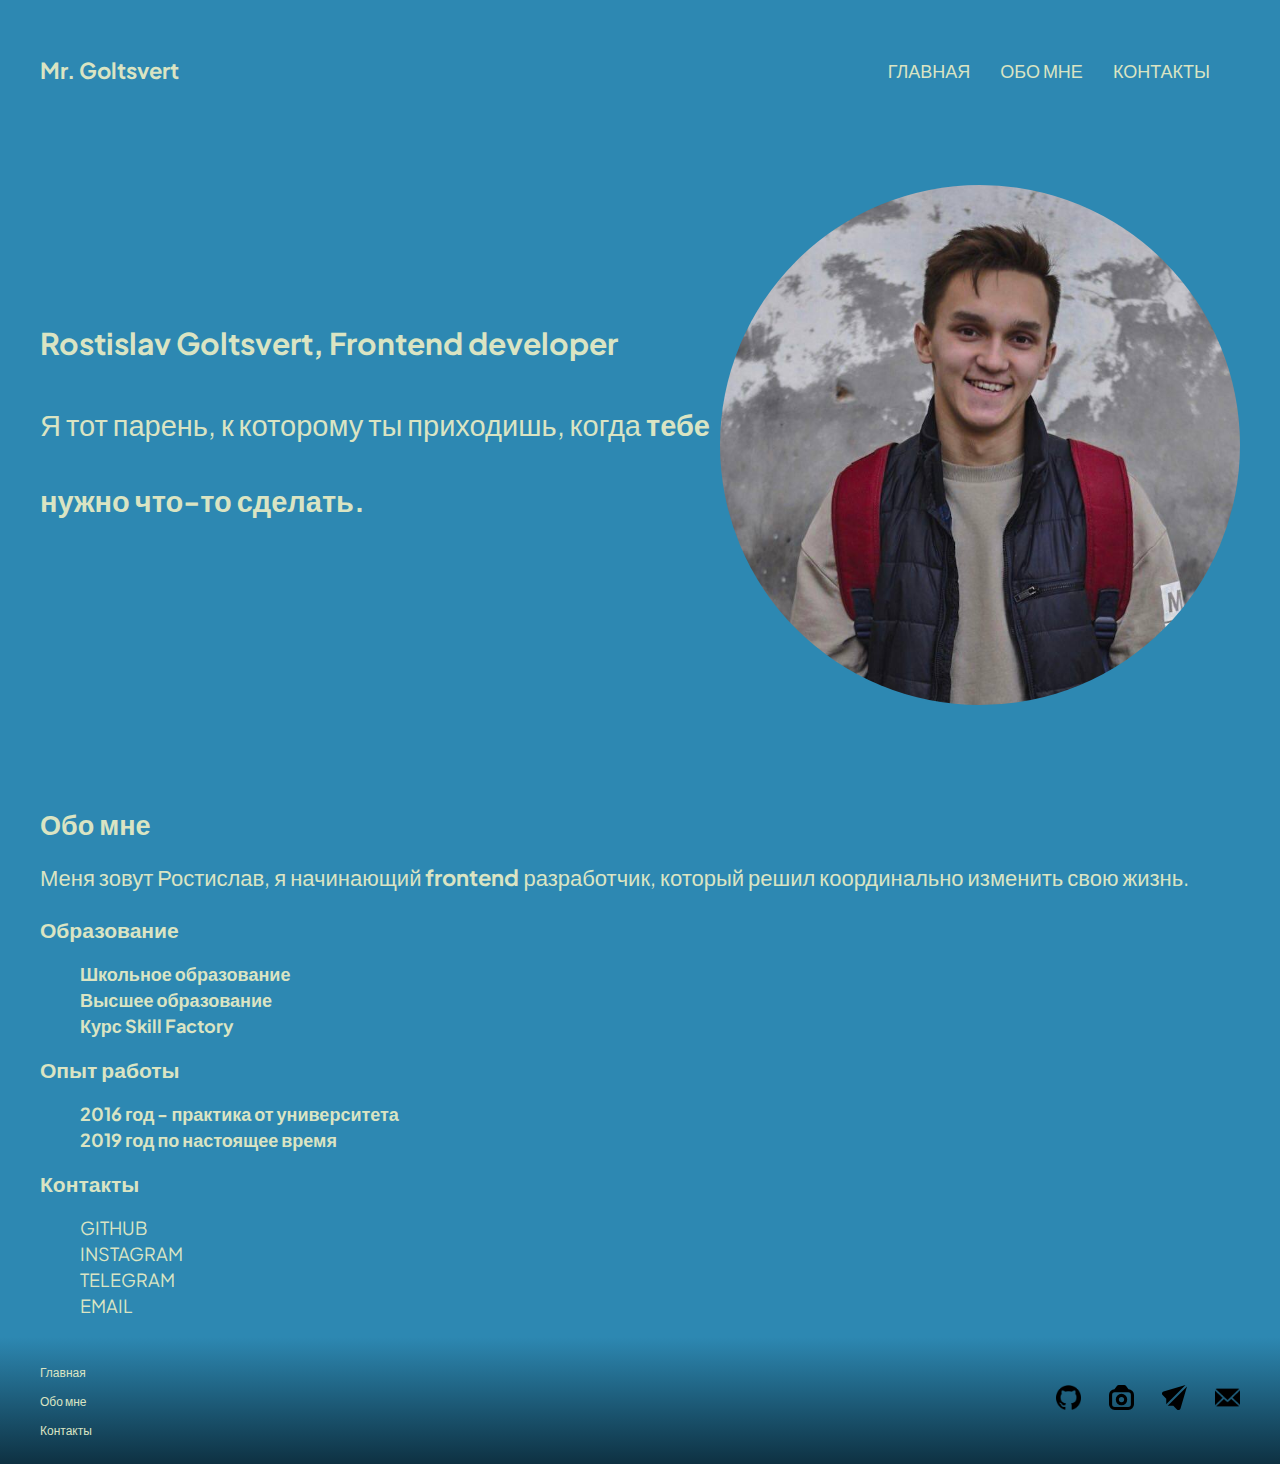
<file: pages/index.html>
<!DOCTYPE html>
<html lang="ru">
<head>
   <meta charset="UTF-8">
   <meta http-equiv="X-UA-Compatible" content="IE=edge">
   <meta name="viewport" content="width=device-width, initial-scale=1.0">
   <link href="https://fonts.googleapis.com/css2?family=Plus+Jakarta+Sans:wght@400;700&display=swap" rel="stylesheet">
   <link rel="stylesheet" href="../css/style.css">
   <title>Mr.Goltsvert</title>
</head>
<body>
   <div class="page">
      <!-- HeaderBlockStart -->
      <header class="header">
         <div class="container">
            <div class="header__block">
               <div>
                  <a href="#" class="name">Mr. Goltsvert</a>
               </div>
               <nav class="nav">
                  <ul class="nav-list">
                     <li class="nav-pages"><a href="#home" class="pages">Главная</a></li>
                     <li class="nav-pages"><a href="#about" class="pages">Обо мне</a></li>
                     <li class="nav-pages"><a href="#contact" class="pages">Контакты</a></li>
                  </ul>
               </nav>
            </div>
         </div>
      </header>
      <!-- HeaderBlockEND -->
      <main>
      <!-- IntroBlockStart -->
         <section id="home" class="intro">
            <div class="container">
               <div class="intro__block">
                  <div class="intro__description">
                     <h1>Rostislav Goltsvert, Frontend developer</h1>
                     <p class="intro-text">
                        Я тот парень, к которому ты приходишь, когда <strong>тебе нужно что-то сделать.</strong> 
                     </p>
                  </div>
                  <div>
                     <img class="intro__image" src="../image/IMAGE 2022-06-06 23:41:30.jpg" alt="my photo">
                  </div>
               </div>
            </div>
         </section>
         <!-- IntroBlockEnd -->
         <!-- AboutBlockStart -->
         <section id="about" class="about">
            <div class="container">
               <div class="about__block">
                  <h2 class="about__title">
                     Обо мне
                  </h2>
                  <p class="text-desc">
                     Меня зовут Ростислав, я начинающий <b>frontend</b> разработчик, который решил координально изменить свою жизнь.
                  </p>
                  <h3 class="about__subtitle">
                     Образование
                  </h3>
                  <ol class="footer-navlist">
                     <li>Школьное образование</li>
                     <li>Высшее образование</li>
                     <li>Курс Skill Factory</li>
                  </ol>
                  <h3 class="about__subtitle">
                     Опыт работы
                  </h3>
                  <ol class="footer-navlist">
                     <li>2016 год - практика от университета</li>
                     <li>2019 год по настоящее время</li>
                  </ol>
                  <h3 id="contact" class="about__subtitle">
                     Контакты
                  </h3>
                  <ol class="footer-navlist about__list">
                     <li><a class="contacts-nav" target="_blank" href="https://github.com/KonevRostislav">Github</a></li>                     
                     <li><a class="contacts-nav" target="_blank" href="Instagramhttps://www.instagram.com">instagram</a></li>
                     <li><a class="contacts-nav" target="_blank" href="https://t.me/joinchat/MODytUsx97TpPEpmtBt4Ng">telegram</a></li>
                     <li><a class="contacts-nav" target="_blank" href="https://mail.ru">Email</a></li>
                  </ol>
               </div>
            </div>
         </section>
         <!-- AboutBlockEnd -->
      </main>
      <!-- FooterBlockStart -->
      <footer>
         <div class="container">
            <div class="footer__block">
               <div class="footer__nav">
                  <ul class="footer-navlist">
                     <li><a href="#home" class="footer-pages">Главная</a></li>
                     <li><a href="#about" class="footer-pages">Обо мне</a></li>
                     <li><a href="#contact" class="footer-pages">Контакты</a></li>
                  </ul>
               </div>
               <div>
                  <a class="contacts-nav" target="_blank" href="https://github.com/KonevRostislav"> <img class="contacts" src="../image/25231.png" alt="Github"></a>
                  <a class="contacts-nav" target="_blank" href="Instagramhttps://www.instagram.com"> <img class="contacts" src="../image/free-icon-font-camera-3917085.svg" alt="instagram"></a>
                  <a class="contacts-nav" target="_blank" href="https://t.me/joinchat/MODytUsx97TpPEpmtBt4Ng"> <img class="contacts" src="../image/free-icon-font-paper-plane-3917628.svg" alt="telegram"></a>
                  <a class="contacts-nav" target="_blank" href="https://mail.ru"> <img class="contacts" src="../image/95645.png" alt="Email"></a>
               </div>
            </div>
         </div>
      </footer>
      <!-- FooterBlockEnd -->
   </div>
</body>
</html>
</file>
<file: css/style.css>
*{
   box-sizing: border-box;
}
body{
   margin: 0;
   padding: 0;
   background-color: #2d88b2;
   color: #DAE4C3;
   font-family: 'Plus Jakarta Sans', sans-serif;
   font-weight: 700;
   font-size: 18px;
   line-height: 26px;
}
.container{
   margin: 0 auto;
   max-width: 1200px;
}
.page{
   overflow: hidden;
   display: flex;
   flex-direction: column;
   min-height: 100vh;
}
ul{
   padding: 0;
   margin: 0;
}
a{
   text-decoration: none;
   color: #DAE4C3;
}
h1,h2,h3,h4,h5,h6{
   margin: 0;
   padding: 0;
}
/* Header block start */
.header {
   margin-top: 56px;
}
.header__block {
   display: flex;
   align-items: center;
   justify-content: space-between;
}
.name {
   font-size: 22px;
   line-height: 28px;
}
.nav-list {
   list-style-type: none;
   display: flex;
}
.pages {
   margin-right: 30px;
}
.pages:last-child{
   margin-right: none;
   font-weight: 400;
   font-size: 18px;
   line-height: 23px;
   text-transform: uppercase;
}
/* Header end */
/* Intro start */
.intro {
   margin-top: 100px;
   margin-bottom: 100px;
}
.intro__block {
   display: flex;
   align-items: center;
   justify-content: space-between;
}
.intro__description {
   width: 690px;
}
h1{
   font-size: 30px;
   line-height: 28px;
}
.intro-text {
   font-weight: 400;
   font-size: 29px;
   line-height: 76px;
}
.text-desc {
   font-weight: 400;
   font-size: 22px;
   line-height: 36px;
}
.intro__image {
   width: 520px;
   height: 520px;
   border-radius: 50%;
   object-fit: cover;

}
/* Intro End */
/* About Start */
.about__block {
}
.about__title {
   font-size: 27px;
}
.about__subtitle {
   font-size: 25;

}
.about__list {
   text-transform: uppercase;
}
.contacts-nav {
}
/* About End */
/* Footer Start */
footer{
   background: linear-gradient(#2d88b2,#0e3142);
   margin-top: auto;
}
.footer__block {
   padding-top: 20px;
   padding-bottom: 20px;
   display: flex;
   align-items: center;
   justify-content: space-between;
}
.footer__nav {
}
.footer-navlist {
   list-style-type: none;
}
.footer-pages {
   font-weight: 400;
   font-size: 12px;
   margin-right: 20px;
}
.contacts-nav{
   margin-right: 25px;
   font-weight: 400;
}
.contacts-nav:last-child{
   margin-right: 0;
}
.contacts {
   width: 25px;
   height: 25px;
}
/* Footer End */
</file>
